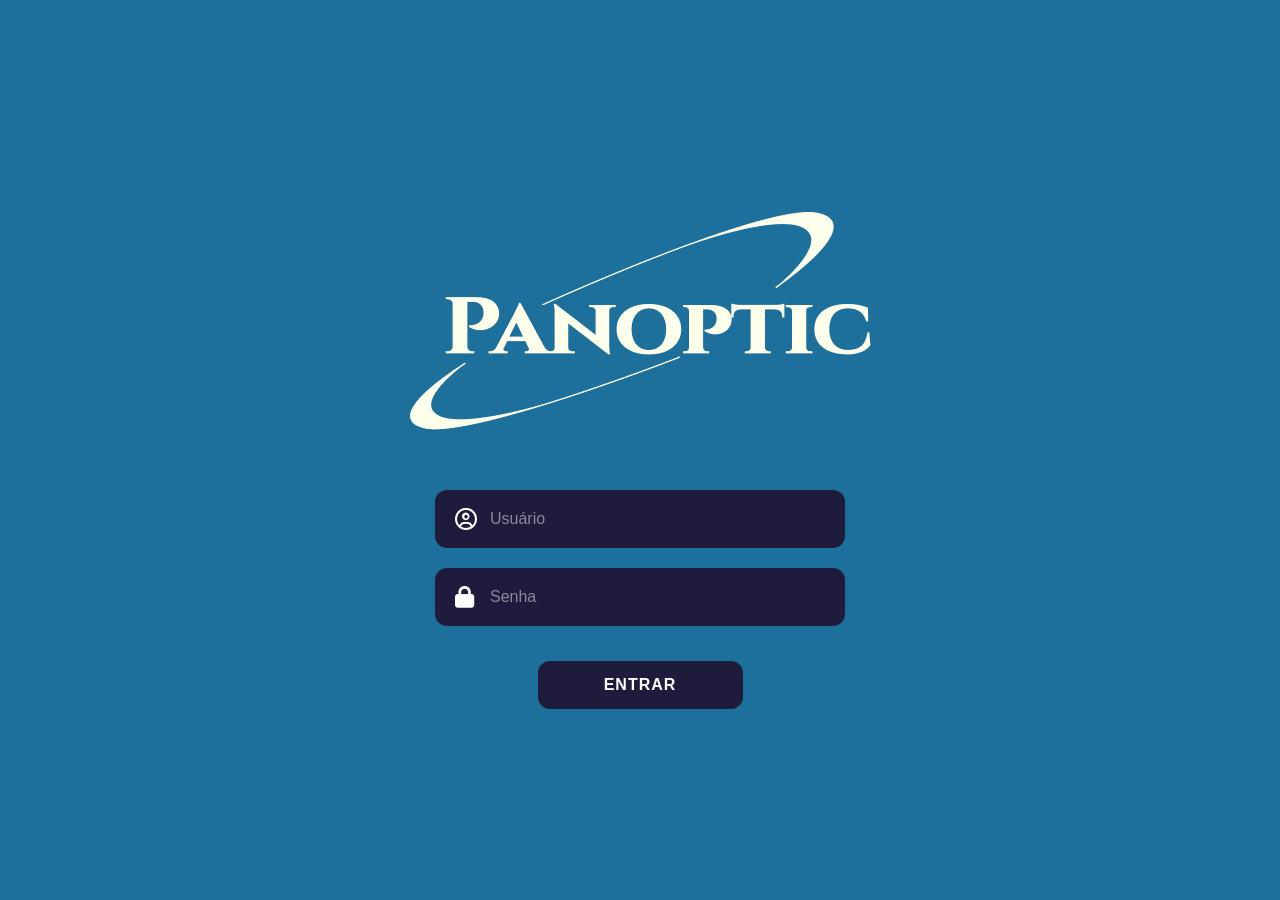
<file: index.html>
<!DOCTYPE html>
<html lang="pt-BR">
<head>
    <meta charset="UTF-8">
    <meta name="viewport" content="width=device-width, initial-scale=1.0">
    <title>Panoptic | Login</title>
    <link rel="stylesheet" href="css/login.css">
    <link rel="stylesheet" href="https://cdnjs.cloudflare.com/ajax/libs/font-awesome/6.4.0/css/all.min.css">
</head>
<body>

    <div class="login-container">
        
        <div class="logo-area">
            <div class="logo-placeholder">
                <img src="img/Vector.png" alt="" srcset="">
            </div>
        </div>

        <form id="loginForm" class="login-form">
            
            <div class="input-group">
                <i class="fa-regular fa-circle-user icon"></i>
                <input type="text" id="username" placeholder=" " required>
                <label for="username">Usuário</label>
            </div>

            <div class="input-group">
                <i class="fa-solid fa-lock icon"></i>
                <input type="password" id="password" placeholder=" " required>
                <label for="password">Senha</label>
            </div>

            <button type="submit" class="btn-entrar">ENTRAR</button>

        </form>
    </div>

    <script src="js/login.js"></script>
</body>
</html>
</file>
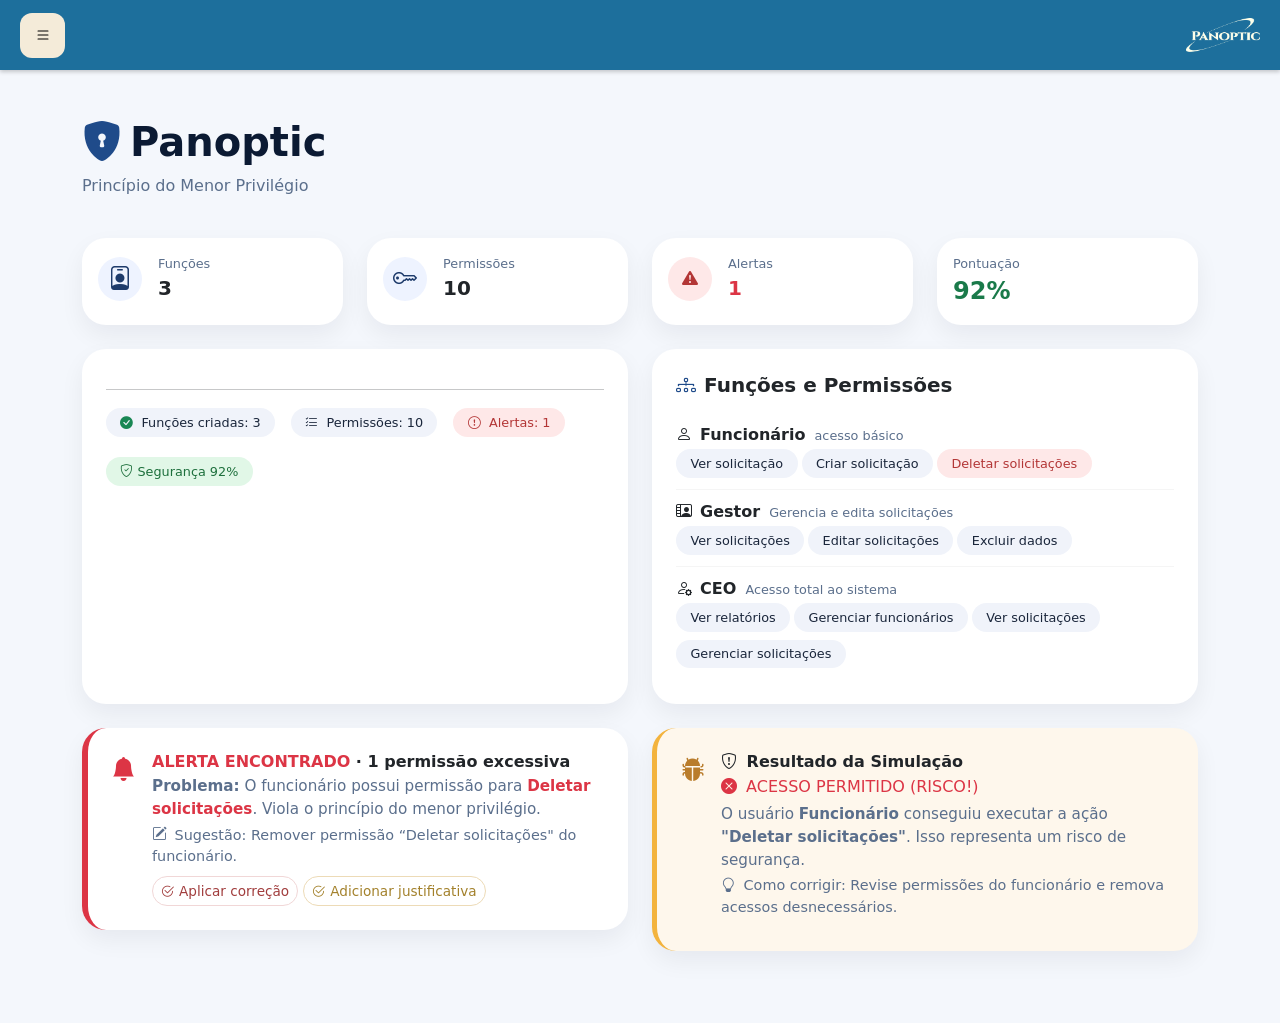
<file: dashboard.html>
<!DOCTYPE html>
<html lang="pt-BR">

<head>
    <meta charset="UTF-8" />
    <meta name="viewport" content="width=device-width, initial-scale=1.0" />
    <title>Panoptic | Dashboard</title>
    <link href="https://cdn.jsdelivr.net/npm/bootstrap@5.3.0-alpha1/dist/css/bootstrap.min.css" rel="stylesheet" />
    <link rel="stylesheet" href="https://cdn.jsdelivr.net/npm/bootstrap-icons@1.11.3/font/bootstrap-icons.min.css" />
    <link rel="stylesheet" href="css/style.css" />
</head>

<body>

    <header class="top-bar">
        <button id="menuToggle" class="menu-btn">
            <svg xmlns="http://www.w3.org/2000/svg" width="16" height="16" fill="currentColor" class="bi bi-list"
                viewBox="0 0 16 16">
                <path fill-rule="evenodd"
                    d="M2.5 12a.5.5 0 0 1 .5-.5h10a.5.5 0 0 1 0 1H3a.5.5 0 0 1-.5-.5m0-4a.5.5 0 0 1 .5-.5h10a.5.5 0 0 1 0 1H3a.5.5 0 0 1-.5-.5m0-4a.5.5 0 0 1 .5-.5h10a.5.5 0 0 1 0 1H3a.5.5 0 0 1-.5-.5" />
            </svg>
        </button>
        <div class="logo-container">
            <img src="img/Vector.png" alt="Panoptic Logo" class="logo-img">
        </div>
    </header>

    <div id="sideMenu" class="side-menu">
        <div class="menu-content">
            <div class="user-profile">
                <svg xmlns="http://www.w3.org/2000/svg" width="16" height="16" fill="currentColor"
                    class="bi bi-person-circle" viewBox="0 0 16 16">
                    <path d="M11 6a3 3 0 1 1-6 0 3 3 0 0 1 6 0" />
                    <path fill-rule="evenodd"
                        d="M0 8a8 8 0 1 1 16 0A8 8 0 0 1 0 8m8-7a7 7 0 0 0-5.468 11.37C3.242 11.226 4.805 10 8 10s4.757 1.225 5.468 2.37A7 7 0 0 0 8 1" />
                </svg>
                <span class="user-name">Eurico (Gestor)</span>
            </div>
            <button class="menu-item">
                Solicitações
            </button>
            <div class="menu-footer">
                <p>Peça ajuda aqui.</p>
                <a href="#">Saiba mais</a>
            </div>
        </div>
    </div>

    <div id="subMenuSolicitacoes" class="side-menu sub-menu">
        <div class="menu-content">

            <div class="d-flex align-items-center mb-3">
                <button id="backToMainMenu" class="btn-back">
                    <i class="fa-solid fa-arrow-left"></i>
                </button>
            </div>

            <div class="submenu-header mb-4">
                <div class="submenu-title-box">Solicitações</div>
            </div>

            <div class="submenu-list">
                <div class="submenu-item-group">
                    <span class="submenu-label">Aprovadas</span>
                    <div class="submenu-bar"></div>
                </div>

                <div class="submenu-item-group">
                    <span class="submenu-label">Pendentes</span>
                    <div class="submenu-bar"></div>
                </div>

                <div class="submenu-item-group">
                    <span class="submenu-label">Recusadas</span>
                    <div class="submenu-bar"></div>
                </div>
            </div>

        </div>
    </div>

    <div id="overlay" class="overlay"></div>

    <div class="container py-4 py-md-5">

        <div class="d-flex flex-wrap align-items-center justify-content-between mb-4">
            <div>
                <h1 class="display-6 fw-bold" style="color: #0b1a33;">
                    <i class="bi bi-shield-lock-fill me-2" style="color: #1f4b8a;"></i>Panoptic
                </h1>
                <p class="text-muted-light">Princípio do Menor Privilégio</p>
            </div>
        </div>

        <div class="row g-3 g-md-4 mb-4">
            <div class="col-6 col-md-3">
                <div class="card p-3 h-100">
                    <div class="d-flex align-items-center">
                        <div class="icon-circle me-3"><i class="bi bi-person-badge fs-4"></i></div>
                        <div><span class="text-muted-light d-block" style="font-size:0.8rem;">Funções</span><span
                                class="fw-bold fs-5">3</span></div>
                    </div>
                </div>
            </div>
            <div class="col-6 col-md-3">
                <div class="card p-3 h-100">
                    <div class="d-flex align-items-center">
                        <div class="icon-circle me-3"><i class="bi bi-key fs-4"></i></div>
                        <div><span class="text-muted-light d-block" style="font-size:0.8rem;">Permissões</span><span
                                class="fw-bold fs-5">10</span></div>
                    </div>
                </div>
            </div>
            <div class="col-6 col-md-3">
                <div class="card p-3 h-100">
                    <div class="d-flex align-items-center">
                        <div class="icon-circle me-3" style="background: #fee8e8;"><i
                                class="bi bi-exclamation-triangle-fill" style="color:#b33636;"></i></div>
                        <div><span class="text-muted-light d-block" style="font-size:0.8rem;">Alertas</span><span
                                class="fw-bold fs-5 text-danger">1</span></div>
                    </div>
                </div>
            </div>
            <div class="col-6 col-md-3">
                <div class="card p-3 h-100 d-flex flex-row align-items-center justify-content-between">
                    <div>
                        <span class="text-muted-light d-block" style="font-size:0.8rem;">Pontuação</span>
                        <span class="fw-bold fs-4" style="color: #1a7a4a;">92%</span>
                    </div>
                </div>
            </div>
        </div>

        <div class="row g-3 g-md-4 mb-4">
            <div class="col-lg-6">
                <div class="card p-3 p-md-4 h-100">
                    <hr class="my-3">
                    <div class="d-flex flex-wrap gap-2 gap-md-3">
                        <span class="permission-badge"><i class="bi bi-check-circle-fill me-1 text-success"></i> Funções
                            criadas: 3</span>
                        <span class="permission-badge"><i class="bi bi-list-check me-1"></i> Permissões: 10</span>
                        <span class="permission-badge danger"><i class="bi bi-exclamation-circle me-1"></i> Alertas:
                            1</span>
                        <span class="permission-badge success"><i class="bi bi-shield-check"></i> Segurança 92%</span>
                    </div>
                </div>
            </div>

            <div class="col-lg-6">
                <div class="card p-3 p-md-4 h-100">
                    <h5 class="fw-bold mb-3"><i class="bi bi-diagram-3 me-2" style="color:#1f4b8a;"></i>Funções e
                        Permissões</h5>
                    <ul class="list-group">
                        <li
                            class="list-group-item d-flex flex-wrap justify-content-between align-items-center border-bottom-light">
                            <span><i class="bi bi-person me-2"></i><strong>Funcionário</strong> <span
                                    class="text-muted-light ms-1" style="font-size:0.8rem;">acesso básico</span></span>
                            <span class="d-flex flex-wrap gap-1 mt-1 mt-sm-0">
                                <span class="permission-badge">Ver solicitação</span>
                                <span class="permission-badge">Criar solicitação</span>
                                <span class="permission-badge danger">Deletar solicitações</span>
                            </span>
                        </li>
                        <li
                            class="list-group-item d-flex flex-wrap justify-content-between align-items-center border-bottom-light">
                            <span><i class="bi bi-person-video2 me-2"></i><strong>Gestor</strong> <span
                                    class="text-muted-light ms-1" style="font-size:0.8rem;">Gerencia e edita
                                    solicitações</span></span>
                            <span class="d-flex flex-wrap gap-1 mt-1 mt-sm-0">
                                <span class="permission-badge">Ver solicitações</span>
                                <span class="permission-badge">Editar solicitações</span>
                                <span class="permission-badge">Excluir dados</span>
                            </span>
                        </li>
                        <li class="list-group-item d-flex flex-wrap justify-content-between align-items-center">
                            <span><i class="bi bi-person-gear me-2"></i><strong>CEO</strong> <span
                                    class="text-muted-light ms-1" style="font-size:0.8rem;">Acesso total ao
                                    sistema</span></span>
                            <span class="d-flex flex-wrap gap-1 mt-1 mt-sm-0">
                                <span class="permission-badge">Ver relatórios</span>
                                <span class="permission-badge">Gerenciar funcionários</span>
                                <span class="permission-badge">Ver solicitações</span>
                                <span class="permission-badge">Gerenciar solicitações</span>
                            </span>
                        </li>
                    </ul>
                </div>
            </div>
        </div>

        <div class="row g-3 g-md-4 mb-4">
            <div class="col-md-6">
                <div class="card p-3 p-md-4 alert-card">
                    <div class="d-flex align-items-start gap-3">
                        <div><i class="bi bi-bell-fill text-danger fs-4"></i></div>
                        <div>
                            <h6 class="fw-bold mb-1"><span class="text-danger">ALERTA ENCONTRADO</span> · 1 permissão
                                excessiva</h6>
                            <p class="text-muted-light mb-1" style="font-size:0.95rem;"><strong>Problema:</strong> O
                                funcionário possui permissão para <span class="fw-bold text-danger">Deletar
                                    solicitações</span>. Viola o princípio do menor privilégio.</p>
                            <p class="text-muted-light mb-2" style="font-size:0.9rem;"><i
                                    class="bi bi-pencil-square me-1"></i> Sugestão: Remover permissão “Deletar
                                solicitações" do funcionário.</p>
                            <button class="btn btn-sm btn-outline-danger-custom"><i
                                    class="bi bi-check2-circle me-1"></i>Aplicar correção</button>
                            <button class="btn btn-sm btn-outline-warning-custom"><i
                                    class="bi bi-check2-circle me-1"></i>Adicionar justificativa</button>
                        </div>
                    </div>
                </div>
            </div>

            <div class="col-md-6">
                <div class="card p-3 p-md-4 attack-sim">
                    <div class="d-flex align-items-start gap-3">
                        <div><i class="bi bi-bug-fill fs-4" style="color:#b97c2b;"></i></div>
                        <div>
                            <h6 class="fw-bold mb-1"><i class="bi bi-shield-exclamation me-1"></i> Resultado da
                                Simulação</h6>
                            <p class="text-danger fw-500 mb-1"><i class="bi bi-x-circle-fill me-1"></i> ACESSO PERMITIDO
                                (RISCO!)</p>
                            <p class="text-muted-light mb-1" style="font-size:0.95rem;">O usuário
                                <strong>Funcionário</strong> conseguiu executar a ação <strong>"Deletar
                                    solicitações"</strong>. Isso representa um risco de segurança.</p>
                            <p class="text-muted-light mb-2" style="font-size:0.9rem;"><i
                                    class="bi bi-lightbulb me-1"></i> Como corrigir: Revise permissões do funcionário e
                                remova acessos desnecessários.</p>
                        </div>
                    </div>
                </div>
            </div>
        </div>

        <script src="js/main.js"></script>
        <script src="js/menu.js"></script>
</body>

</html>
</file>
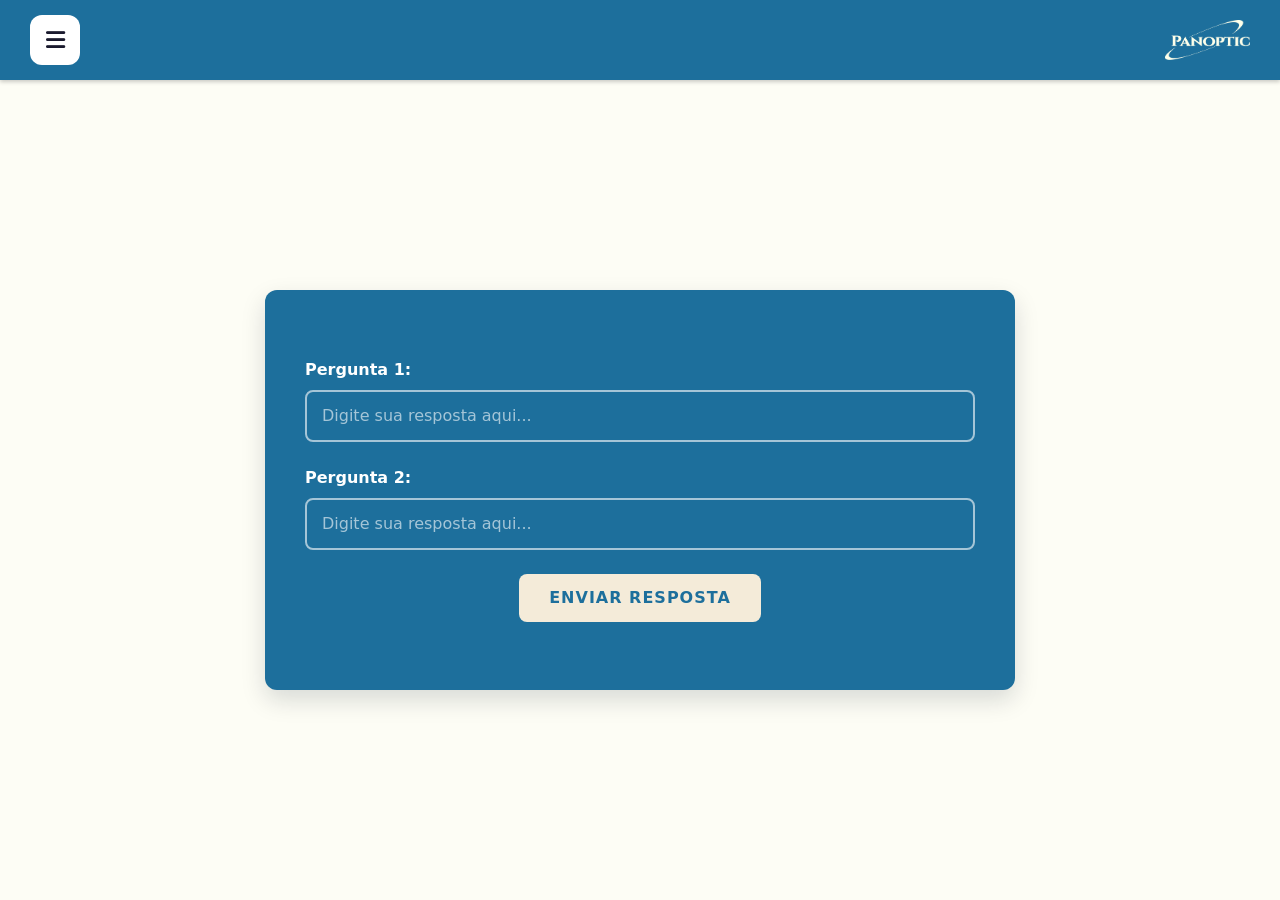
<file: form.html>
<!DOCTYPE html>
<html lang="pt-BR">
<head>
    <meta charset="UTF-8" />
    <meta name="viewport" content="width=device-width, initial-scale=1.0" />
    <title>Certificação Panoptic</title>
    <link href="https://cdn.jsdelivr.net/npm/bootstrap@5.3.0-alpha1/dist/css/bootstrap.min.css" rel="stylesheet" />
    <link rel="stylesheet" href="https://cdnjs.cloudflare.com/ajax/libs/font-awesome/6.4.0/css/all.min.css" />
    <link rel="stylesheet" href="css/form.css" />
</head>
<body>

    <header class="top-bar">
        <button id="menuToggle" class="menu-btn">
            <i class="fa-solid fa-bars"></i>
        </button>
        <div class="logo-container">
            <img src="img/Vector.png" alt="Panoptic Logo" class="logo-img">
        </div>
    </header>

    <div id="overlay" class="overlay"></div>

    <div id="customAlert" class="custom-alert-overlay">
        <div class="custom-alert-box">
            <div class="custom-alert-icon">
                <i class="fa-solid fa-circle-check"></i>
            </div>
            <h3 class="custom-alert-title">Boa!</h3>
            <p class="custom-alert-message">Teste de certificação completo!</p>
            <button id="closeCustomAlert" class="custom-alert-btn">Fechar</button>
        </div>
    </div>

    <main class="container-fluid main-content d-flex flex-column align-items-center justify-content-center">
        
        <div class="blue-card">
            <div class="card-body-content">
                
                <div class="mb-4 w-100">
                    <label for="pergunta1" class="form-label text-white fw-bold">Pergunta 1:</label>
                    <input type="text" id="pergunta1" class="form-control custom-input" placeholder="Digite sua resposta aqui...">
                </div>

                <div class="mb-4 w-100">
                    <label for="pergunta2" class="form-label text-white fw-bold">Pergunta 2:</label>
                    <input type="text" id="pergunta2" class="form-control custom-input" placeholder="Digite sua resposta aqui...">
                </div>

                <button id="btnEnviar" class="btn-enviar">ENVIAR RESPOSTA</button>

            </div>
        </div>

    </main>

    <script src="js/form.js"></script>
</body>
</html>
</file>
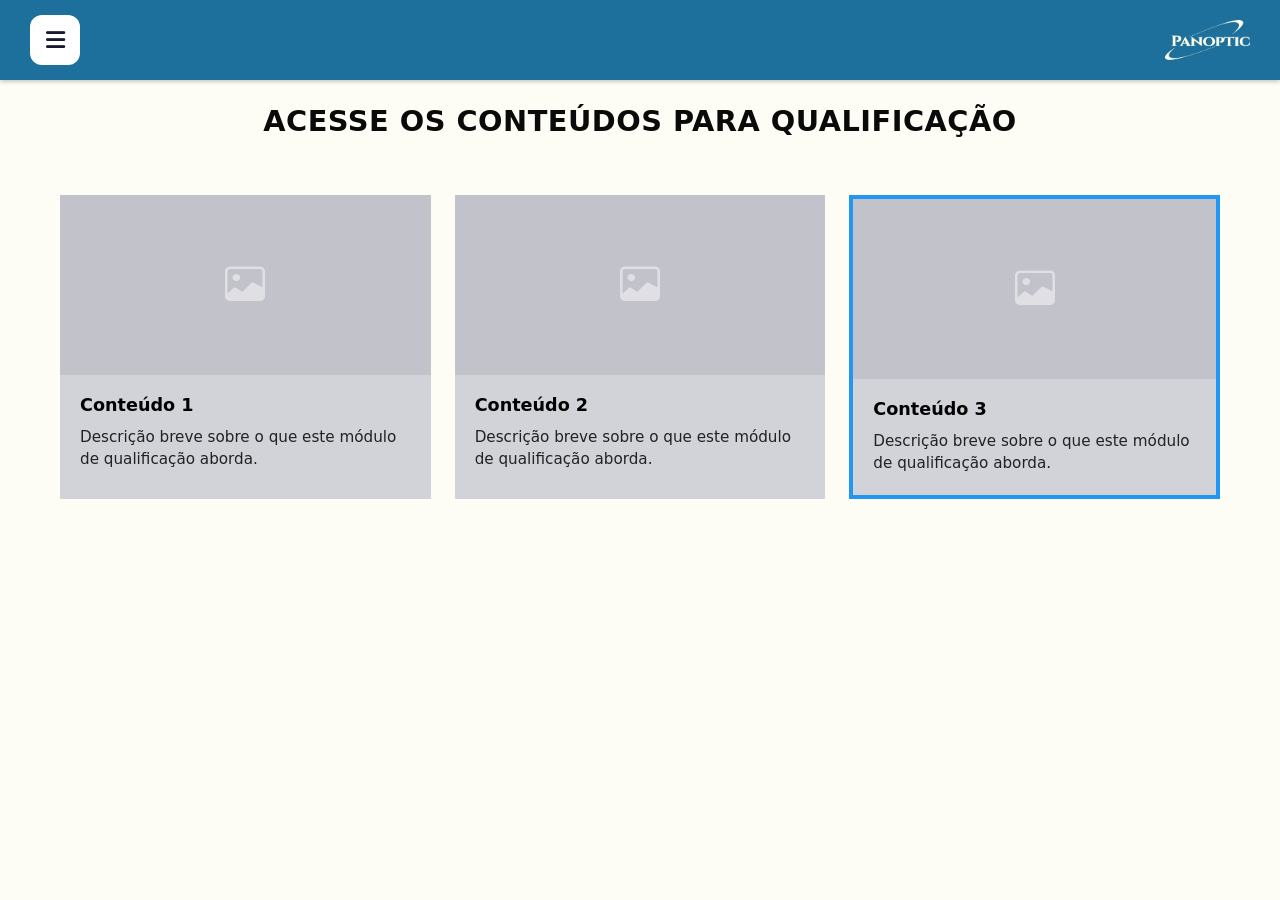
<file: painel.html>
<!DOCTYPE html>
<html lang="pt-BR">
<head>
    <meta charset="UTF-8" />
    <meta name="viewport" content="width=device-width, initial-scale=1.0" />
    <title>Panoptic | Panel</title>
    <link href="https://cdn.jsdelivr.net/npm/bootstrap@5.3.0-alpha1/dist/css/bootstrap.min.css" rel="stylesheet" />
    <link rel="stylesheet" href="https://cdn.jsdelivr.net/npm/bootstrap-icons@1.11.3/font/bootstrap-icons.min.css" />
    <link rel="stylesheet" href="https://cdnjs.cloudflare.com/ajax/libs/font-awesome/6.4.0/css/all.min.css" />
    <link rel="stylesheet" href="css/aula.css" />
</head>
<body>

    <header class="top-bar">
        <button id="menuToggle" class="menu-btn">
            <i class="fa-solid fa-bars"></i>
        </button>
        <div class="logo-container">
            <img src="img/Vector.png" alt="Panoptic Logo" class="logo-img">
        </div>
    </header>

    <div id="overlay" class="overlay"></div>

    <div id="sideMenu" class="side-menu">
        <div class="menu-content">
            <div class="user-profile">
                <i class="fa-regular fa-circle-user profile-icon"></i>
                <span class="user-name">Funcionário</span>
            </div>
            
            <button id="openSolicitacoes" class="menu-item">
                Solicitações
            </button>
            
            <div class="menu-footer">
                <p>Peça ajuda aqui.</p>
                <a href="#">Saiba mais</a>
            </div>
        </div>
    </div>

    <div id="subMenuSolicitacoes" class="side-menu sub-menu">
        <div class="menu-content">
            
            <div class="d-flex align-items-center mb-3">
                <button id="backToMainMenu" class="btn-back">
                    <i class="fa-solid fa-arrow-left"></i>
                </button>
            </div>

            <div class="submenu-header mb-4">
                <div class="submenu-title-box">Solicitações</div>
            </div>

            <div class="submenu-list">
                <div class="submenu-item-group">
                    <span class="submenu-label">Aprovadas</span>
                    <div class="submenu-bar"></div>
                </div>
                
                <div class="submenu-item-group">
                    <span class="submenu-label">Pendentes</span>
                    <div class="submenu-bar"></div>
                </div>
                
                <div class="submenu-item-group">
                    <span class="submenu-label">Recusadas</span>
                    <div class="submenu-bar"></div>
                </div>
            </div>

        </div>
    </div>

    <main class="container-fluid main-content py-4">
        <div class="row">
            <div class="col-12 text-center mb-5">
                <h2 class="fw-bold text-uppercase title-main">ACESSE OS CONTEÚDOS PARA QUALIFICAÇÃO</h2>
            </div>
        </div>

        <div class="row g-4 justify-content-center">
            
            <div class="col-md-5 col-lg-4">
                <div class="content-card">
                    <div class="card-img-placeholder">
                        <i class="bi bi-image"></i>
                    </div>
                    <div class="card-body">
                        <h5 class="card-title">Conteúdo 1</h5>
                        <p class="card-text">Descrição breve sobre o que este módulo de qualificação aborda.</p>
                    </div>
                </div>
            </div>

            <div class="col-md-5 col-lg-4">
                <div class="content-card">
                    <div class="card-img-placeholder">
                        <i class="bi bi-image"></i>
                    </div>
                    <div class="card-body">
                        <h5 class="card-title">Conteúdo 2</h5>
                        <p class="card-text">Descrição breve sobre o que este módulo de qualificação aborda.</p>
                    </div>
                </div>
            </div>

            <div class="col-md-5 col-lg-4">
                <div class="content-card active-card">
                    <div class="card-img-placeholder">
                        <i class="bi bi-image"></i>
                    </div>
                    <div class="card-body">
                        <h5 class="card-title">Conteúdo 3</h5>
                        <p class="card-text">Descrição breve sobre o que este módulo de qualificação aborda.</p>
                    </div>
                </div>
            </div>

        </div>
    </main>

    <script src="js/menu.js"></script>
</body>
</html>
</file>
<file: css/login.css>
* {
    margin: 0;
    padding: 0;
    box-sizing: border-box;
    font-family: -apple-system, BlinkMacSystemFont, "Segoe UI", Roboto, Helvetica, Arial, sans-serif;
}

body {
    background-color: #1d6f9c;
    height: 100vh;
    display: flex;
    justify-content: center;
    align-items: center;
}

.login-container {
    width: 100%;
    max-width: 450px;
    padding: 20px;
    display: flex;
    flex-direction: column;
    align-items: center;
}

.logo-area {
    margin-bottom: 40px;
    text-align: center;
}

.logo-placeholder {
    padding: 20px 40px;
    border-radius: 12px;
    color: #ffffff;
    font-size: 24px;
    font-weight: bold;
    display: flex;
    align-items: center;
    gap: 10px;
    letter-spacing: 1px;
}

.logo-placeholder i {
    font-size: 32px;
}

.login-form {
    width: 100%;
    display: flex;
    flex-direction: column;
    gap: 20px;
}

.input-group {
    position: relative;
    width: 100%;
}

.input-group input {
    width: 100%;
    padding: 18px 20px 18px 55px;
    background-color: #1e1b3d;
    border: 2px solid transparent;
    border-radius: 12px;
    color: #ffffff;
    font-size: 16px;
    outline: none;
    transition: all 0.3s ease;
}

.input-group input:focus {
    border-color: #ffffff;
    background-color: #2a2553;
}

.input-group input::placeholder {
    color: transparent; 
}

.input-group label {
    position: absolute;
    left: 55px;
    top: 50%;
    transform: translateY(-50%);
    color: #8a8a9b;
    font-size: 16px;
    pointer-events: none;
    transition: 0.3s ease;
}

.input-group input:focus ~ label,
.input-group input:not(:placeholder-shown) ~ label {
    top: -10px;
    left: 20px;
    background-color: #1d6f9c;
    padding: 0 5px;
    font-size: 12px;
    color: #ffffff;
    font-weight: bold;
}

.input-group .icon {
    position: absolute;
    left: 20px;
    top: 50%;
    transform: translateY(-50%);
    color: #ffffff;
    font-size: 22px;
    transition: 0.3s ease;
}

.input-group input:focus ~ .icon {
    color: #aec6cf;
}

.btn-entrar {
    width: 50%;
    align-self: center;
    padding: 15px 0;
    margin-top: 15px;
    background-color: #1e1b3d;
    color: #ffffff;
    border: none;
    border-radius: 12px;
    font-size: 16px;
    font-weight: 700;
    cursor: pointer;
    transition: background-color 0.3s ease, transform 0.1s ease;
    letter-spacing: 1px;
}

.btn-entrar:hover {
    background-color: #2a2553;
}

.btn-entrar:active {
    transform: scale(0.95);
}

@media (max-width: 480px) {
    .btn-entrar {
        width: 80%;
    }
    .logo-placeholder {
        padding: 15px 30px;
        font-size: 20px;
    }
}
</file>
<file: css/style.css>
* {
  margin: 0;
  padding: 0;
  box-sizing: border-box;
  font-family: 'Segoe UI', Roboto, system-ui, sans-serif;
}

body {
  background: #f4f7fc;
  overflow-x: hidden;
}

.top-bar {
  background-color: #1d6f9c;
  height: 70px;
  display: flex;
  justify-content: space-between;
  align-items: center;
  padding: 0 20px;
  box-shadow: 0 2px 4px rgba(0,0,0,0.2);
  position: relative;
  z-index: 1002;
}

.menu-btn {
  background-color: #f4ebd9;
  border: none;
  border-radius: 12px;
  width: 45px;
  height: 45px;
  display: flex;
  justify-content: center;
  align-items: center;
  cursor: pointer;
  transition: transform 0.2s;
}

.menu-btn i {
  color: #1a1a2e;
  font-size: 20px;
}

.menu-btn:active {
  transform: scale(0.9);
}

.logo-container {
  display: flex;
  align-items: center;
}

.logo-img {
  height: 35px;
  object-fit: contain;
}

.side-menu {
  position: fixed;
  top: 0;
  left: -280px;
  width: 260px;
  height: 100vh;
  background-color: #141430;
  color: #ffffff;
  transition: left 0.3s ease;
  z-index: 1000;
  display: flex;
  flex-direction: column;
  padding: 20px 15px;
  padding-top: 90px;
}

.side-menu.open {
  left: 0;
}

.menu-content {
  display: flex;
  flex-direction: column;
  height: 100%;
}

.user-profile {
  background-color: #d9d3c2;
  color: #141430;
  border-radius: 12px;
  padding: 12px 15px;
  display: flex;
  align-items: center;
  gap: 12px;
  margin-bottom: 20px;
}

.profile-icon {
  font-size: 24px;
}

.user-name {
  font-weight: 600;
  font-size: 16px;
}

.menu-item {
  background-color: #d9d3c2;
  color: #141430;
  border: 2px solid #5ccbfb;
  border-radius: 12px;
  padding: 12px 0;
  width: 100%;
  font-size: 16px;
  font-weight: 600;
  cursor: pointer;
  transition: background-color 0.2s;
  text-align: center;
}

.menu-item:hover {
  background-color: #c4bdac;
}

.menu-footer {
  margin-top: auto;
  padding-bottom: 10px;
  font-size: 14px;
  color: #ffffff;
  line-height: 1.6;
}

.menu-footer a {
  color: #ffffff;
  text-decoration: underline;
  cursor: pointer;
}

.overlay {
  position: fixed;
  top: 0;
  left: 0;
  width: 100%;
  height: 100%;
  background-color: rgba(0, 0, 0, 0.5);
  z-index: 999;
  opacity: 0;
  visibility: hidden;
  transition: opacity 0.3s ease, visibility 0.3s ease;
}

.overlay.active {
  opacity: 1;
  visibility: visible;
}

.card {
border: none;
border-radius: 1.5rem;
box-shadow: 0 10px 25px rgba(0, 20, 40, 0.06);
transition: 0.2s;
}

.bg-soft-primary {
background-color: #eef4ff;
}

.badge-soft {
background: #e9edf4;
color: #1f2a44;
font-weight: 500;
padding: 0.5rem 1rem;
border-radius: 30px;
font-size: 0.85rem;
}

.permission-badge {
background: #f0f3fa;
border-radius: 30px;
padding: 0.3rem 0.9rem;
font-size: 0.75rem;
font-weight: 500;
color: #1a263b;
display: inline-block;
margin: 2px 0;
}

.permission-badge.danger {
background: #fee8e8;
color: #b33636;
}

.permission-badge.success {
background: #e1f7e7;
color: #1d6f3c;
}

.attack-sim {
background: #fef7ec;
border-left: 5px solid #f3b33d;
}

.alert-card {
border-left: 6px solid #dc3545;
}

.score-circle {
width: 80px;
height: 80px;
border-radius: 50%;
background: #1a2b4a;
display: flex;
align-items: center;
justify-content: center;
font-weight: 700;
font-size: 1.8rem;
color: white;
flex-shrink: 0;
}

.score-circle.good {
background: #1a7a4a;
}

.list-group-item {
background: transparent;
border: none;
padding: 0.6rem 0;
}

.border-bottom-light {
border-bottom: 1px solid rgba(0, 0, 0, 0.04);
}

.icon-circle {
width: 44px;
height: 44px;
background: #eef3ff;
border-radius: 50%;
display: flex;
align-items: center;
justify-content: center;
color: #1e3b6b;
flex-shrink: 0;
}

.btn-outline-primary-custom {
border: 1px solid #d0dbe8;
background: white;
border-radius: 40px;
padding: 0.4rem 1.2rem;
font-weight: 500;
transition: 0.15s;
font-size: 0.85rem;
}

.btn-outline-primary-custom:hover {
background: #eef4ff;
border-color: #a0b8d4;
}

.btn-primary-custom {
background: #1a2b4a;
border: none;
border-radius: 40px;
padding: 0.5rem 1.8rem;
font-weight: 500;
color: white;
font-size: 0.85rem;
transition: 0.15s;
}

.btn-primary-custom:hover {
background: #0f1e34;
color: white;
}

.btn-outline-danger-custom {
border: 1px solid #f1d7d7;
background: white;
border-radius: 40px;
color: #a13d3d;
font-size: 0.85rem;
}

.btn-outline-danger-custom:hover {
background: #ffe9e9;
}

.btn-outline-warning-custom {
border: 1px solid #eddbb7;
background: white;
border-radius: 40px;
color: #a3812b;
font-size: 0.85rem;
}

.btn-outline-warning-custom:hover {
background: #fff6e1;
}

.fw-500 {
font-weight: 500;
}

.text-muted-light {
color: #5b6f8c;
}

@media (max-width: 576px) {
.score-circle {
  width: 60px;
  height: 60px;
  font-size: 1.4rem;
}

.badge-soft {
  padding: 0.3rem 0.7rem;
  font-size: 0.75rem;
}

.permission-badge {
  font-size: 0.7rem;
  padding: 0.2rem 0.6rem;
}

.btn-primary-custom,
.btn-outline-primary-custom,
.btn-outline-danger-custom,
.btn-outline-warning-custom {
  padding: 0.3rem 0.9rem;
  font-size: 0.75rem;
}

.card {
  border-radius: 1rem;
}

.icon-circle {
  width: 36px;
  height: 36px;
}

.icon-circle i {
  font-size: 1.1rem !important;
}

.container {
  padding-left: 12px;
  padding-right: 12px;
}
}

@media (max-width: 768px) {
.list-group-item {
  flex-direction: column;
  align-items: flex-start !important;
  gap: 4px;
}

.list-group-item span:last-child {
  width: 100%;
}

.alert-card,
.attack-sim {
  border-left-width: 4px;
}
}

@media (min-width: 992px) {
.permission-badge {
  font-size: 0.8rem;
}
}
</file>
<file: css/form.css>
* {
    margin: 0;
    padding: 0;
    box-sizing: border-box;
    font-family: 'Segoe UI', Roboto, system-ui, sans-serif;
}

body {
    background: #fdfdf5;
    min-height: 100vh;
}

.top-bar {
    background-color: #1d6f9c;
    height: 80px;
    display: flex;
    justify-content: space-between;
    align-items: center;
    padding: 0 30px;
    box-shadow: 0 2px 4px rgba(0,0,0,0.2);
    position: relative;
    z-index: 1002;
}

.menu-btn {
    background-color: #ffffff;
    border: none;
    border-radius: 12px;
    width: 50px;
    height: 50px;
    display: flex;
    justify-content: center;
    align-items: center;
    cursor: pointer;
    transition: transform 0.2s;
}

.menu-btn i {
    color: #1a1a2e;
    font-size: 22px;
}

.menu-btn:active {
    transform: scale(0.9);
}

.logo-img {
    height: 40px;
    object-fit: contain;
}

.side-menu {
    position: fixed;
    top: 0;
    left: -280px;
    width: 260px;
    height: 100vh;
    background-color: #141430;
    color: #ffffff;
    transition: left 0.3s ease;
    z-index: 1000;
    display: flex;
    flex-direction: column;
    padding: 20px 15px;
    padding-top: 100px;
}

.side-menu.open {
    left: 0;
}

.menu-content {
    display: flex;
    flex-direction: column;
    height: 100%;
}

.user-profile {
    background-color: #d9d3c2;
    color: #141430;
    border-radius: 12px;
    padding: 12px 15px;
    display: flex;
    align-items: center;
    gap: 12px;
    margin-bottom: 20px;
}

.profile-icon {
    font-size: 24px;
}

.user-name {
    font-weight: 600;
    font-size: 16px;
}

.menu-item {
    background-color: #d9d3c2;
    color: #141430;
    border: 2px solid #5ccbfb;
    border-radius: 12px;
    padding: 12px 0;
    width: 100%;
    font-size: 16px;
    font-weight: 600;
    cursor: pointer;
    transition: background-color 0.2s;
    text-align: center;
}

.menu-item:hover {
    background-color: #c4bdac;
}

.menu-footer {
    margin-top: auto;
    padding-bottom: 10px;
    font-size: 14px;
    color: #ffffff;
    line-height: 1.6;
}

.menu-footer a {
    color: #ffffff;
    text-decoration: underline;
    cursor: pointer;
}

.overlay {
    position: fixed;
    top: 0;
    left: 0;
    width: 100%;
    height: 100%;
    background-color: rgba(0, 0, 0, 0.5);
    z-index: 999;
    opacity: 0;
    visibility: hidden;
    transition: opacity 0.3s ease, visibility 0.3s ease;
}

.overlay.active {
    opacity: 1;
    visibility: visible;
}

/* ALERT PERSONALIZADO */
.custom-alert-overlay {
    position: fixed;
    top: 0;
    left: 0;
    width: 100%;
    height: 100%;
    background-color: rgba(0, 0, 0, 0.6);
    backdrop-filter: blur(4px);
    z-index: 9999;
    display: flex;
    justify-content: center;
    align-items: center;
    opacity: 0;
    visibility: hidden;
    transition: opacity 0.3s ease, visibility 0.3s ease;
}

.custom-alert-overlay.active {
    opacity: 1;
    visibility: visible;
}

.custom-alert-box {
    background-color: #ffffff;
    width: 90%;
    max-width: 400px;
    padding: 30px 25px;
    border-radius: 20px;
    text-align: center;
    box-shadow: 0 20px 40px rgba(0, 0, 0, 0.3);
    transform: scale(0.8);
    transition: transform 0.3s ease;
}

.custom-alert-overlay.active .custom-alert-box {
    transform: scale(1);
}

.custom-alert-icon {
    font-size: 50px;
    color: #1d6f9c;
    margin-bottom: 10px;
}

.custom-alert-title {
    font-size: 20px;
    font-weight: 700;
    color: #141430;
    margin-bottom: 5px;
}

.custom-alert-message {
    font-size: 16px;
    color: #555;
    margin-bottom: 25px;
}

.custom-alert-btn {
    background-color: #1d6f9c;
    color: #ffffff;
    border: none;
    border-radius: 8px;
    padding: 10px 40px;
    font-size: 16px;
    font-weight: 600;
    cursor: pointer;
    transition: background-color 0.2s;
}

.custom-alert-btn:hover {
    background-color: #155a7a;
}

/* Conteúdo Principal */
.main-content {
    min-height: calc(100vh - 80px);
    padding: 30px 20px;
}

.blue-card {
    background: #1d6f9c;
    width: 100%;
    max-width: 750px;
    height: 400px;
    border-radius: 12px;
    display: flex;
    justify-content: center;
    align-items: center;
    padding: 40px;
    box-shadow: 0 10px 25px rgba(0, 20, 40, 0.15);
}

.card-body-content {
    width: 100%;
    display: flex;
    flex-direction: column;
    align-items: center;
}

.custom-input {
    background-color: transparent;
    border: 2px solid rgba(255, 255, 255, 0.6);
    border-radius: 8px;
    color: #ffffff;
    padding: 12px 15px;
    font-size: 16px;
    transition: border-color 0.3s;
}

.custom-input:focus {
    background-color: rgba(255, 255, 255, 0.1);
    border-color: #ffffff;
    box-shadow: none;
    color: #ffffff;
}

.custom-input::placeholder {
    color: rgba(255, 255, 255, 0.6);
}

.btn-enviar {
    background-color: #f4ebd9;
    color: #1d6f9c;
    border: none;
    border-radius: 8px;
    padding: 12px 30px;
    font-size: 16px;
    font-weight: 700;
    cursor: pointer;
    transition: background-color 0.3s, transform 0.1s;
    text-transform: uppercase;
    letter-spacing: 1px;
}

.btn-enviar:hover {
    background-color: #ffffff;
}

.btn-enviar:active {
    transform: scale(0.95);
}

.title-bottom {
    color: #0a0a0a;
    font-size: 1.5rem;
    margin-top: 30px;
}

@media (max-width: 768px) {
    .blue-card {
        height: auto;
        padding: 30px 20px;
        max-width: 100%;
    }
    
    .top-bar {
        padding: 0 15px;
        height: 70px;
    }

    .menu-btn {
        width: 45px;
        height: 45px;
    }

    .menu-btn i {
        font-size: 18px;
    }
}

@media (max-width: 576px) {
    .title-bottom {
        font-size: 1.1rem;
    }

    .top-bar {
        height: 60px;
    }

    .menu-btn {
        width: 40px;
        height: 40px;
        border-radius: 10px;
    }

    .logo-img {
        height: 30px;
    }
}
</file>
<file: css/aula.css>
* {
    margin: 0;
    padding: 0;
    box-sizing: border-box;
    font-family: 'Segoe UI', Roboto, system-ui, sans-serif;
}

body {
    background: #fdfdf5;
    min-height: 100vh;
}

.top-bar {
    background-color: #1d6f9c;
    height: 80px;
    display: flex;
    justify-content: space-between;
    align-items: center;
    padding: 0 30px;
    box-shadow: 0 2px 4px rgba(0,0,0,0.2);
    position: relative;
    z-index: 1002;
}

.menu-btn {
    background-color: #ffffff;
    border: none;
    border-radius: 12px;
    width: 50px;
    height: 50px;
    display: flex;
    justify-content: center;
    align-items: center;
    cursor: pointer;
    transition: transform 0.2s;
}

.menu-btn i {
    color: #1a1a2e;
    font-size: 22px;
}

.menu-btn:active {
    transform: scale(0.9);
}

.logo-img {
    height: 40px;
    object-fit: contain;
}

/* Menus Laterais */
.side-menu {
    position: fixed;
    top: 0;
    left: -280px;
    width: 260px;
    height: 100vh;
    background-color: #141430;
    color: #ffffff;
    transition: left 0.3s ease, transform 0.3s ease;
    z-index: 1000;
    display: flex;
    flex-direction: column;
    padding: 25px 20px;
    padding-top: 90px;
}

.side-menu.open {
    left: 0;
}

/* Configuração do Submenu */
.sub-menu {
    left: 0;
    transform: translateX(-100%);
    z-index: 1001;
}

.sub-menu.open {
    transform: translateX(0%);
}

.menu-content {
    display: flex;
    flex-direction: column;
    height: 100%;
}

.user-profile {
    background-color: #d9d3c2;
    color: #141430;
    border-radius: 12px;
    padding: 12px 15px;
    display: flex;
    align-items: center;
    gap: 12px;
    margin-bottom: 20px;
}

.profile-icon {
    font-size: 24px;
}

.user-name {
    font-weight: 600;
    font-size: 16px;
}

.menu-item {
    background-color: #d9d3c2;
    color: #141430;
    border: 2px solid #5ccbfb;
    border-radius: 12px;
    padding: 12px 0;
    width: 100%;
    font-size: 16px;
    font-weight: 600;
    cursor: pointer;
    transition: background-color 0.2s;
    text-align: center;
}

.menu-item:hover {
    background-color: #c4bdac;
}

.menu-footer {
    margin-top: auto;
    padding-bottom: 10px;
    font-size: 14px;
    color: #ffffff;
    line-height: 1.6;
}

.menu-footer a {
    color: #ffffff;
    text-decoration: underline;
    cursor: pointer;
}

.overlay {
    position: fixed;
    top: 0;
    left: 0;
    width: 100%;
    height: 100%;
    background-color: rgba(0, 0, 0, 0.5);
    z-index: 999;
    opacity: 0;
    visibility: hidden;
    transition: opacity 0.3s ease, visibility 0.3s ease;
}

.overlay.active {
    opacity: 1;
    visibility: visible;
}

/* Estilos do Submenu de Solicitações */
.btn-back {
    background-color: #f4f4f4;
    border: none;
    border-radius: 12px;
    width: 40px;
    height: 40px;
    display: flex;
    justify-content: center;
    align-items: center;
    cursor: pointer;
    transition: transform 0.2s;
    color: #141430;
    font-size: 16px;
}

.btn-back:active {
    transform: scale(0.9);
}

.submenu-header {
    display: flex;
    justify-content: center;
}

.submenu-title-box {
    background-color: #d9d3c2;
    color: #141430;
    padding: 12px 30px;
    border-radius: 12px;
    font-size: 18px;
    font-weight: 700;
    text-align: center;
    width: 100%;
    max-width: 200px;
}

.submenu-list {
    display: flex;
    flex-direction: column;
    gap: 35px;
    padding-top: 20px;
}

.submenu-item-group {
    display: flex;
    flex-direction: column;
    gap: 8px;
}

.submenu-label {
    font-size: 15px;
    font-weight: 500;
    color: #ffffff;
}

.submenu-bar {
    width: 100%;
    height: 20px;
    background-color: #d9d3c2;
    border-radius: 10px;
}

/* Conteúdo Principal */
.main-content {
    max-width: 1200px;
    padding: 40px 20px;
}

.title-main {
    color: #0a0a0a;
    font-size: 1.8rem;
    letter-spacing: 0.5px;
}

.content-card {
    background-color: #d2d2d9;
    border-radius: 0;
    overflow: hidden;
    height: 100%;
    transition: transform 0.2s, box-shadow 0.2s;
    display: flex;
    flex-direction: column;
}

.content-card:hover {
    transform: translateY(-5px);
    box-shadow: 0 8px 15px rgba(0,0,0,0.1);
}

.active-card {
    border: 4px solid #2196F3;
}

.card-img-placeholder {
    background-color: #c2c2ca;
    height: 180px;
    width: 100%;
    display: flex;
    justify-content: center;
    align-items: center;
}

.card-img-placeholder i {
    font-size: 40px;
    color: #ffffff;
    opacity: 0.5;
}

.card-body {
    padding: 20px;
    background-color: transparent;
    flex-grow: 1;
}

.card-title {
    font-weight: 700;
    font-size: 1.1rem;
    color: #000;
    margin-bottom: 10px;
}

.card-text {
    color: #222;
    font-size: 0.95rem;
    margin-bottom: 0;
}

@media (max-width: 768px) {
    .title-main {
        font-size: 1.4rem;
    }
    
    .card-img-placeholder {
        height: 140px;
    }

    .top-bar {
        padding: 0 15px;
        height: 70px;
    }

    .menu-btn {
        width: 45px;
        height: 45px;
    }

    .menu-btn i {
        font-size: 18px;
    }
}

@media (max-width: 576px) {
    .title-main {
        font-size: 1.1rem;
    }
    
    .card-img-placeholder {
        height: 120px;
    }

    .top-bar {
        height: 60px;
    }

    .menu-btn {
        width: 40px;
        height: 40px;
        border-radius: 10px;
    }

    .logo-img {
        height: 30px;
    }
}
</file>
